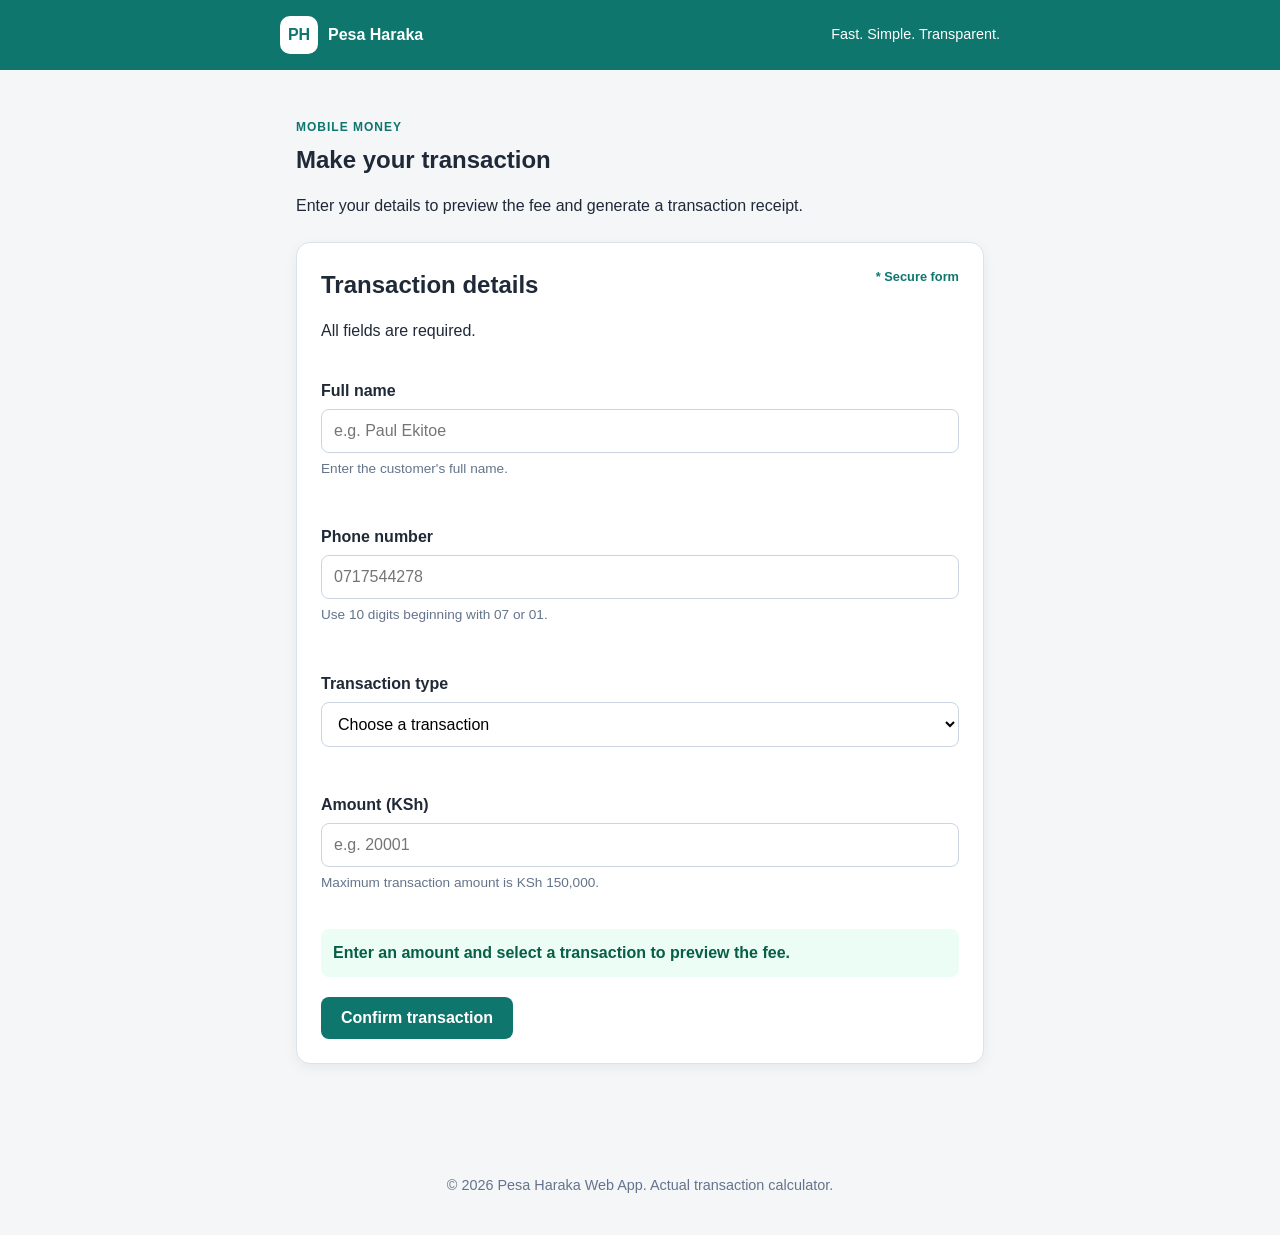
<file: week2-challenge/index.html>
<!doctype html>
<html lang="en">
  <head>
    <meta charset="UTF-8" />
    <meta name="viewport" content="width=device-width, initial-scale=1.0" />
    <meta
      name="description"
      content="Pesa Haraka transaction fee calculator and receipt generator."
    />
    <title>Pesa Haraka Web App</title>
    <link rel="stylesheet" href="css/styles.css" />
    <script src="js/app.js" defer></script>
  </head>

  <body>
    <header class="site-header">
      <div class="header-inner">
        <a class="brand" href="#" aria-label="Pesa Haraka home">
          <span class="brand-mark" aria-hidden="true">PH</span>
          <span>Pesa Haraka</span>
        </a>
        <span class="header-tagline">Fast. Simple. Transparent.</span>
      </div>
    </header>

    <main class="container">
      <section class="intro" aria-labelledby="page-title">
        <p class="eyebrow">MOBILE MONEY</p>
        <h1 id="page-title">Make your transaction</h1>
        <p>
          Enter your details to preview the fee and generate a transaction
          receipt.
        </p>
      </section>

      <section id="form-panel" class="panel" aria-labelledby="form-title">
        <div class="panel-heading">
          <div>
            <h2 id="form-title">Transaction details</h2>
            <p>All fields are required.</p>
          </div>
          <span class="secure-label">
            <span aria-hidden="true">*</span> Secure form
          </span>
        </div>

        <form id="transaction-form" novalidate>
          <div class="field">
            <label>
              Full name
              <input
                id="full-name"
                name="fullName"
                type="text"
                autocomplete="name"
                placeholder="e.g. Paul Ekitoe"
                required
                aria-describedby="name-help name-error"
              />
            </label>

            <small id="name-help" class="field-help">
              Enter the customer's full name.
            </small>
            <p id="name-error" class="error-message" aria-live="polite"></p>
          </div>

          <div class="field">
            <label>
              Phone number
              <input
                id="phone-number"
                name="phoneNumber"
                type="tel"
                inputmode="tel"
                autocomplete="tel"
                placeholder="0717544278"
                required
                aria-describedby="phone-help phone-error"
              />
            </label>

            <small id="phone-help" class="field-help">
              Use 10 digits beginning with 07 or 01.
            </small>
            <p id="phone-error" class="error-message" aria-live="polite"></p>
          </div>

          <div class="field">
            <label>
              Transaction type
              <select
                id="transaction-type"
                name="transactionType"
                required
                aria-describedby="type-error"
              >
                <option value="">Choose a transaction</option>
                <option value="send">Send money</option>
                <option value="withdraw">Withdraw cash</option>
                <option value="business">Pay a business</option>
              </select>
            </label>

            <p id="type-error" class="error-message" aria-live="polite"></p>
          </div>

          <div class="field">
            <label>
              Amount (KSh)
              <input
                id="amount"
                name="amount"
                type="text"
                inputmode="decimal"
                min="0.01"
                max="150000"
                step="0.01"
                placeholder="e.g. 20001"
                required
                aria-describedby="amount-help amount-error"
              />
            </label>

            <small id="amount-help" class="field-help">
              Maximum transaction amount is KSh 150,000.
            </small>
            <p id="amount-error" class="error-message" aria-live="polite"></p>

            <p
              id="fee-preview"
              class="fee-preview"
              role="status"
              aria-live="polite"
            >
              Enter an amount and select a transaction to preview the fee.
            </p>
          </div>

          <button class="button button-primary" type="submit">
            Confirm transaction
          </button>
        </form>
      </section>

      <section
        id="receipt-panel"
        class="panel receipt-panel"
        aria-labelledby="receipt-title"
        hidden
      >
        <div class="receipt-success">
          <span class="success-icon" aria-hidden="true">✓</span>
          <p>Transaction confirmed</p>
        </div>

        <div id="receipt-content" class="receipt-paper">
            <h2 id="receipt-title" tabindex="-1">PESA HARAKA RECEIPT</h2>
          <p class="receipt-subtitle">Transaction confirmation</p>

          <div class="receipt-rule"></div>
          <dl id="receipt-details" class="receipt-details"></dl>
          <div class="receipt-rule"></div>

          <p class="receipt-thank-you">
            Thank you for using Pesa Haraka Web app!
          </p>
        </div>

        <button
          id="new-transaction"
          class="button button-primary"
          type="button"
        >
          New transaction
        </button>
      </section>
    </main>

    <footer class="site-footer">
      <p>© 2026 Pesa Haraka Web App. Actual transaction calculator.</p>
    </footer>
  </body>
</html>
</file>
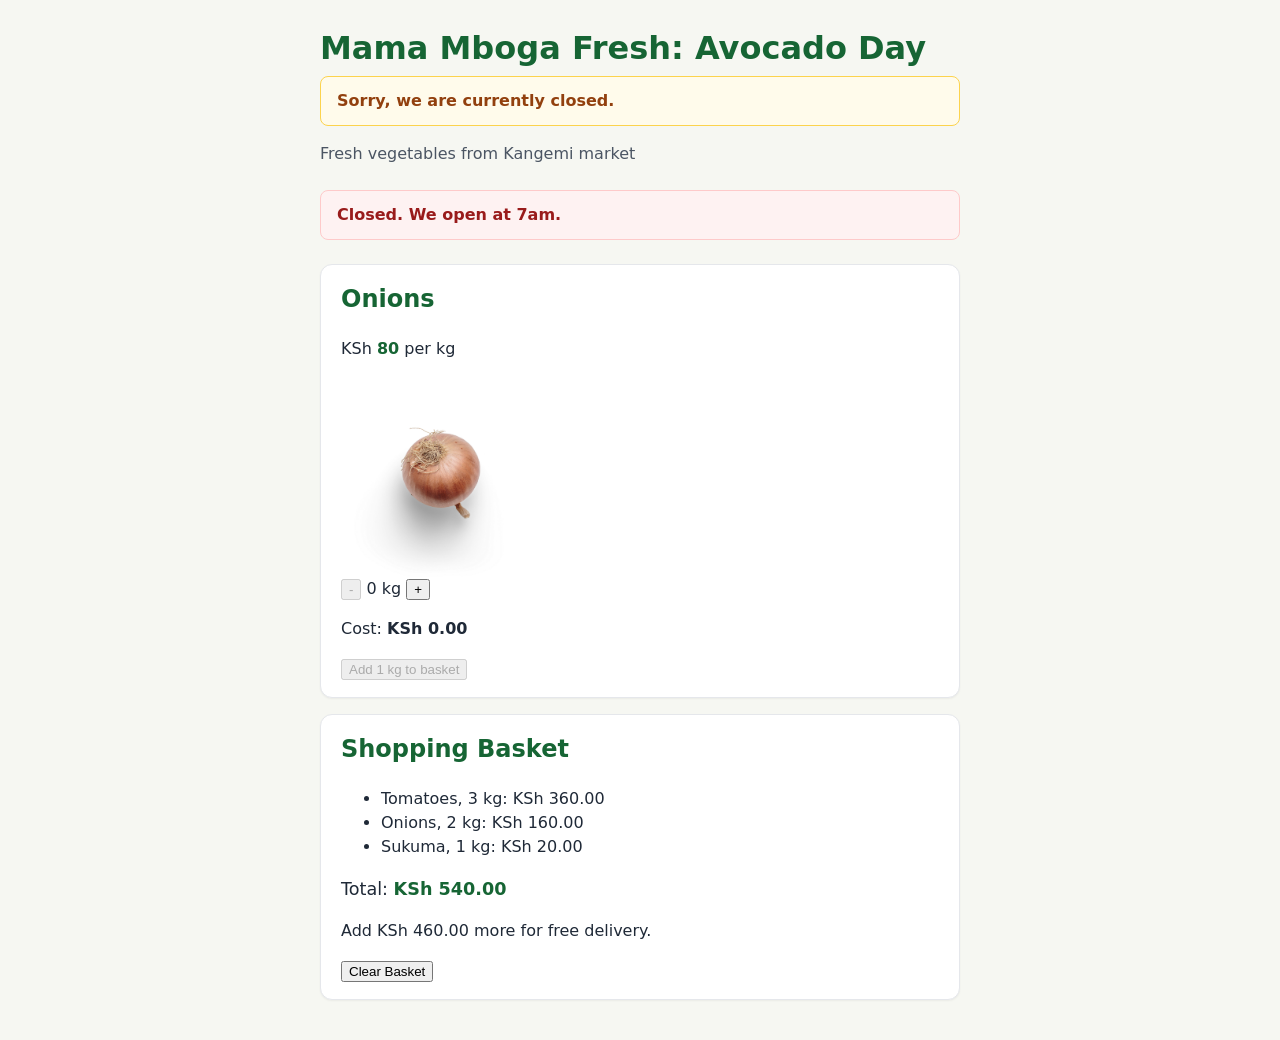
<file: week2-dom/index.html>
<!doctype html>
<html lang="en">
  <head>
    <meta charset="UTF-8" />
    <meta name="viewport" content="width=device-width, initial-scale=1.0" />

    <title>Mama Mboga Fresh: Order</title>

    <link rel="stylesheet" href="css/styles.css" />
  </head>

  <body>
    <main class="container">
      <!-- Shop header -->
      <h1 id="shop-name">Mama Mboga Fresh</h1>

      <p class="tagline">Fresh vegetables from Kangemi market</p>

      <p id="status" class="status">Checking opening hours...</p>

      <!-- Product section -->
      <section class="card" id="product">
        <h2 class="product-name" id="product-name">Tomatoes</h2>

        <p>KSh <span class="price" id="product-price">120</span> per kg</p>

        <img
          src="images/tomato.jpg"
          alt="Ripe red tomatoes"
          id="product-image"
          width="200"
        />

        <!-- Quantity stepper -->
        <div class="stepper">
          <button type="button" id="minus-btn" aria-label="Remove one kilo">
            -
          </button>

          <span id="qty">0</span> kg

          <button type="button" id="plus-btn" aria-label="Add one kilo">
            +
          </button>
        </div>

        <!-- Cost display -->
        <p>Cost: <strong id="cost">KSh 0.00</strong></p>

        <!-- Add to basket -->
        <button type="button" id="add-btn">Add 1 kg to basket</button>
      </section>

      <!-- Shopping basket -->
      <section class="card" id="shopping-basket">
        <h2>Shopping Basket</h2>

        <!-- Basket items -->
        <ul id="basket"></ul>

        <!-- Basket total -->
        <p class="total">Total: <strong id="total">KSh 0.00</strong></p>

        <!-- Free delivery message -->
        <p id="delivery-message" aria-live="polite"></p>

        <!-- Clear basket button -->
        <button type="button" id="clear-btn">Clear Basket</button>
      </section>
    </main>

    <!-- JavaScript -->
    <script src="js/app.js" defer></script>
  </body>
</html>
</file>
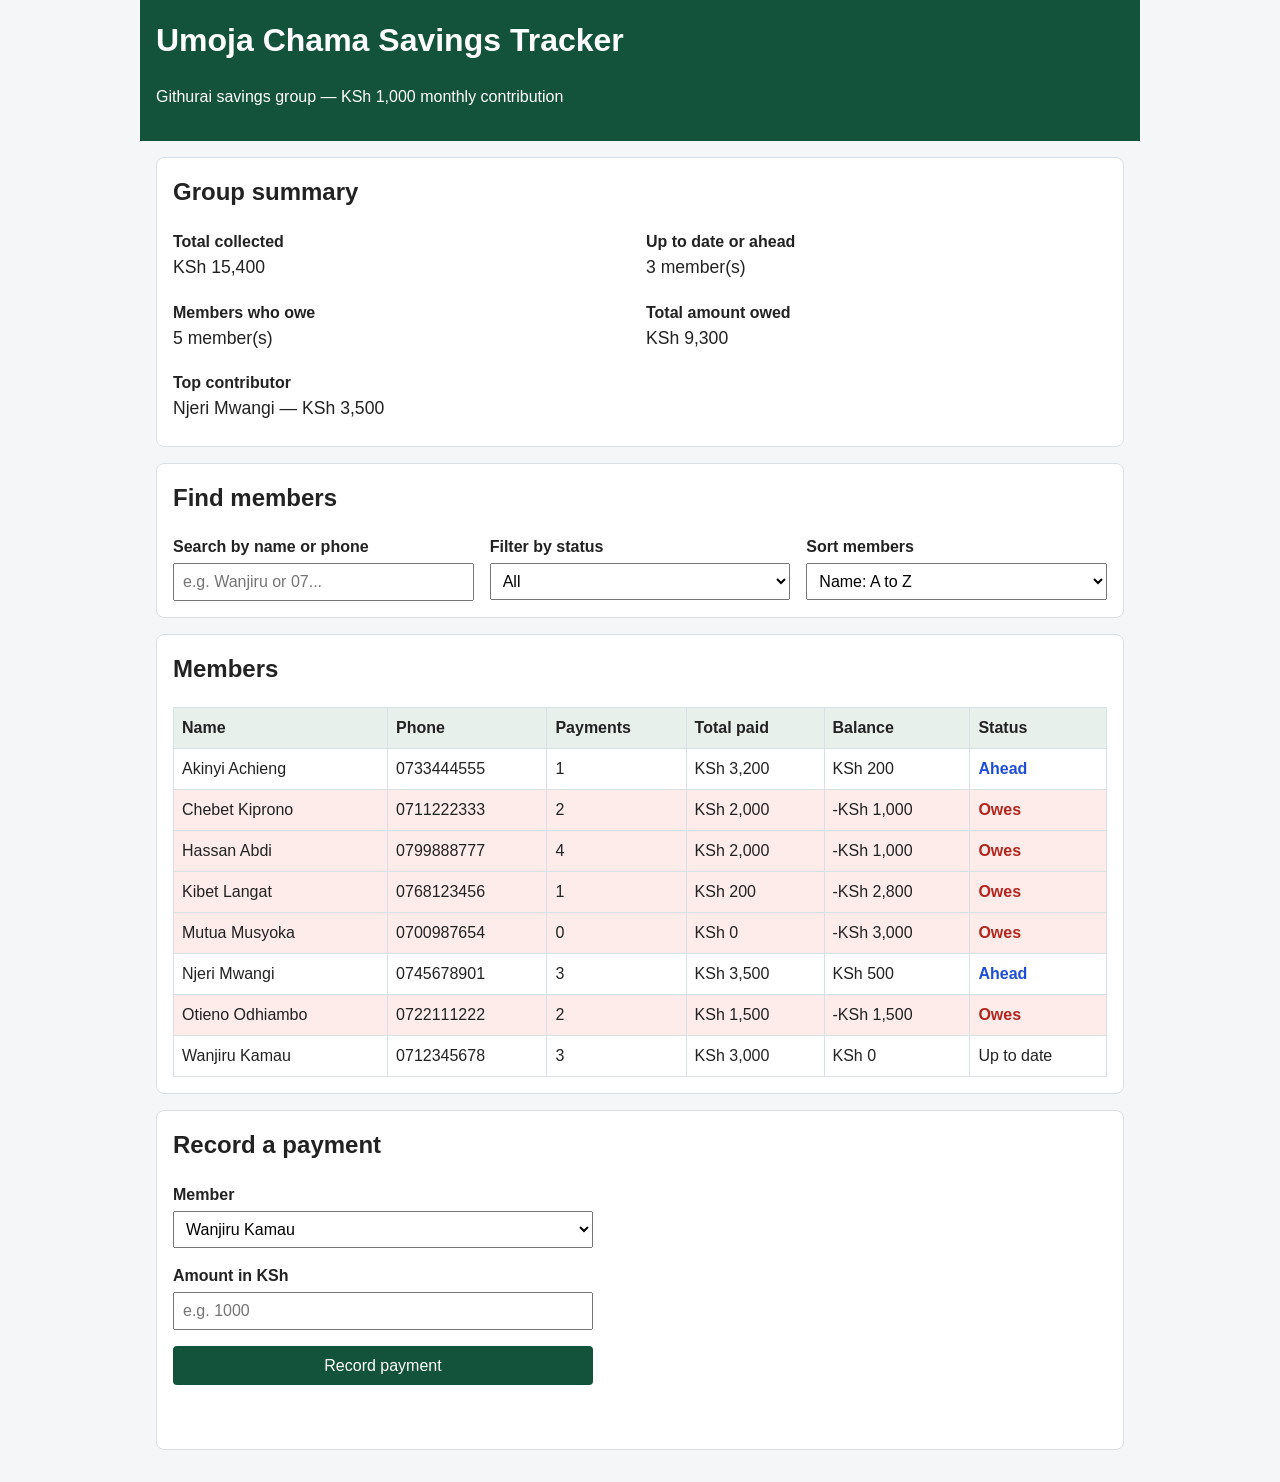
<file: week3-challenge/index.html>
<!doctype html>

<html lang="en">
  <head>
    <meta charset="UTF-8" />
    <meta name="viewport" content="width=device-width, initial-scale=1.0" />

    <title>Umoja Chama Savings Tracker</title>

    <link rel="stylesheet" href="css/styles.css" />
  </head>

  <body>
    <header>
      <h1>Umoja Chama Savings Tracker</h1>

      <p>Githurai savings group — KSh 1,000 monthly contribution</p>
    </header>

    <main>
      <section aria-labelledby="summary-heading" class="summary">
        <h2 id="summary-heading">Group summary</h2>
        <dl>
          <div>
            <dt>Total collected</dt>

            <dd id="total-collected"></dd>
          </div>

          <div>
            <dt>Up to date or ahead</dt>

            <dd id="members-current"></dd>
          </div>

          <div>
            <dt>Members who owe</dt>

            <dd id="members-owing"></dd>
          </div>

          <div>
            <dt>Total amount owed</dt>
            <dd id="total-owed"></dd>
          </div>

          <div>
            <dt>Top contributor</dt>
            <dd id="top-contributor"></dd>
          </div>
        </dl>
      </section>

      <section aria-labelledby="controls-heading">
        <h2 id="controls-heading">Find members</h2>

        <div class="controls">
          <div>
            <label for="search-input">Search by name or phone</label>
            <input
              id="search-input"
              type="search"
              placeholder="e.g. Wanjiru or 07..."
            />
          </div>

          <div>
            <label for="status-filter">Filter by status</label>
            <select id="status-filter">
              <option value="all">All</option>
              <option value="Owes">Owes</option>
              <option value="Up to date">Up to date</option>
              <option value="Ahead">Ahead</option>
            </select>
          </div>

          <div>
            <label for="sort-select">Sort members</label>
            <select id="sort-select">
              <option value="name">Name: A to Z</option>
              <option value="balance">Balance: lowest first</option>
            </select>
          </div>
        </div>
      </section>

      <section aria-labelledby="members-heading">
        <h2 id="members-heading">Members</h2>

        <div class="table-wrapper">
          <table>
            <thead>
              <tr>
                <th scope="col">Name</th>
                <th scope="col">Phone</th>
                <th scope="col">Payments</th>
                <th scope="col">Total paid</th>
                <th scope="col">Balance</th>
                <th scope="col">Status</th>
              </tr>
            </thead>

            <tbody id="members-body"></tbody>
          </table>
        </div>

        <p id="no-members" hidden>No members match</p>
      </section>

      <section aria-labelledby="payment-heading">
        <h2 id="payment-heading">Record a payment</h2>

        <form id="payment-form" novalidate>
          <div>
            <label for="member-select">Member</label>
            <select id="member-select"></select>
          </div>

          <div>
            <label for="amount-input">Amount in KSh</label>
            <input
              id="amount-input"
              type="number"
              min="50"
              max="100000"
              step="1"
              placeholder="e.g. 1000"
            />
          </div>

          <button type="submit">Record payment</button>

          <p id="form-message" role="status"></p>
        </form>
      </section>
    </main>

    <script src="js/app.js"></script>
  </body>
</html>
</file>
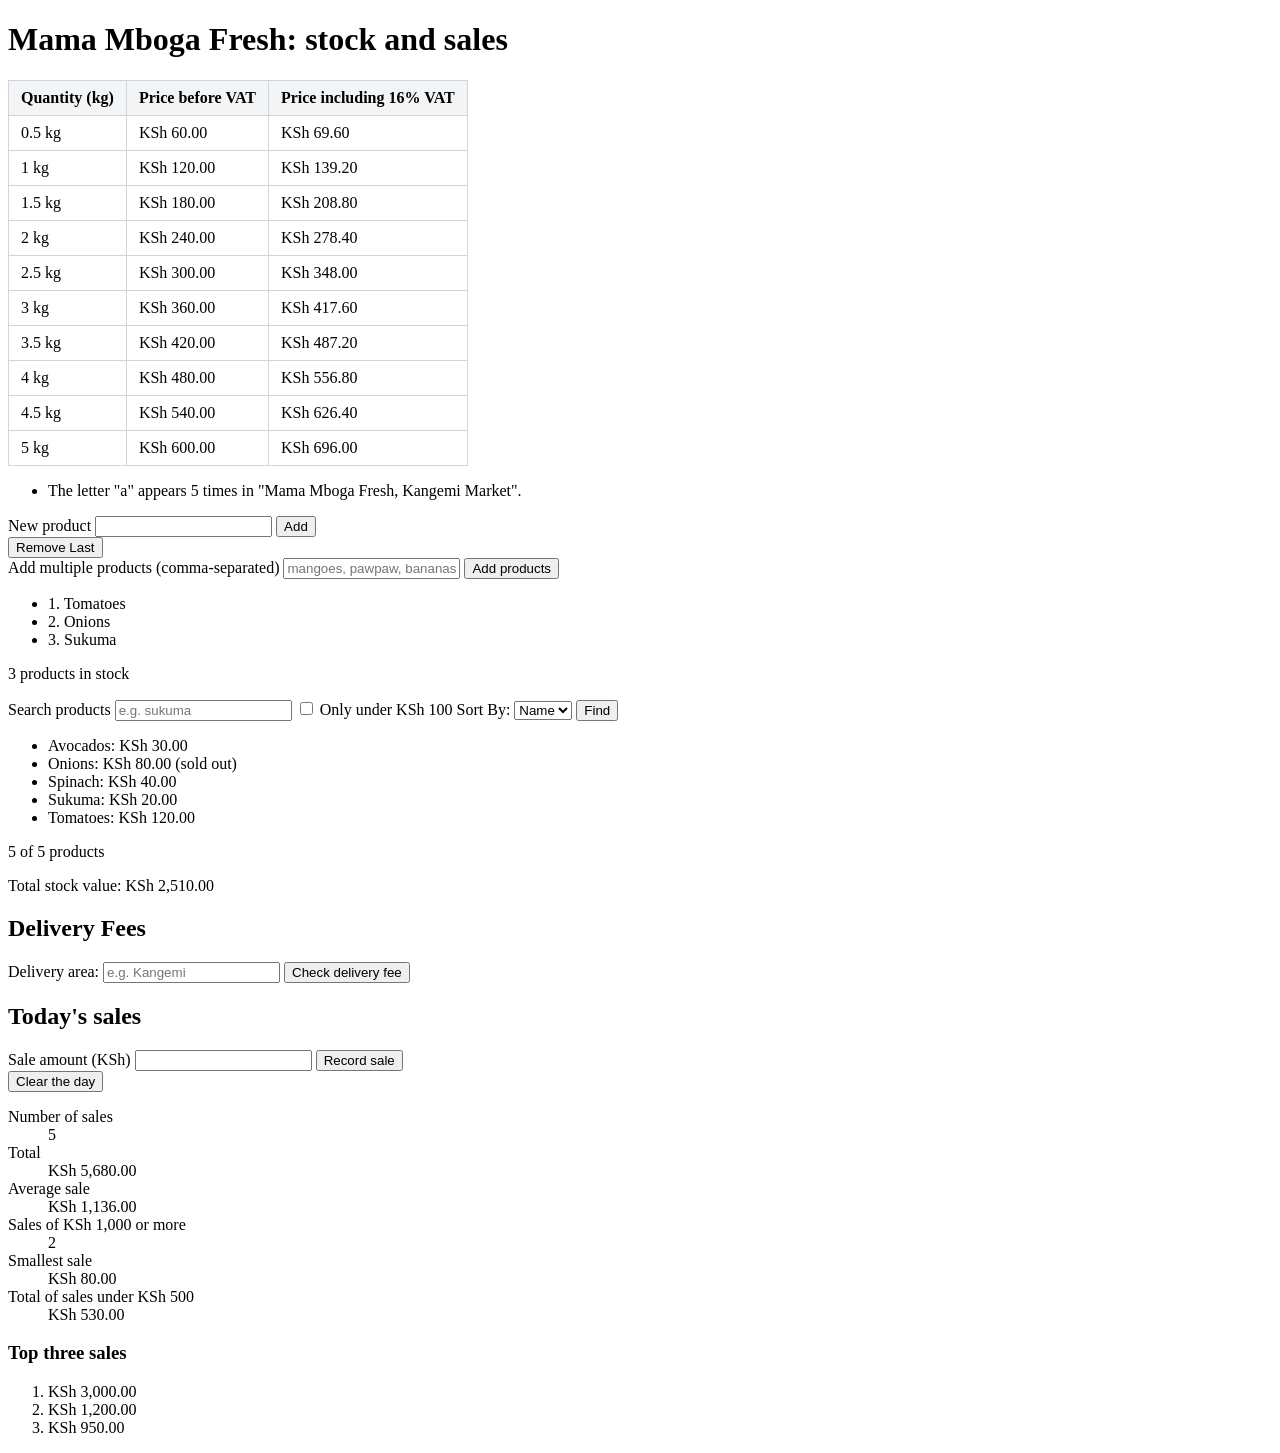
<file: week3-data/index.html>
<!doctype html>
<html lang="en">
  <head>
    <meta charset="UTF-8" />
    <meta name="viewport" content="width=device-width, initial-scale=1.0" />
    <title>Mama Mboga Fresh: stock and sales</title>
    <link rel="stylesheet" href="css/styles.css" />
  </head>

  <body>
    <h1>Mama Mboga Fresh: stock and sales</h1>

    <table id="price-table"></table>

    <ul id="output"></ul>

    <form id="add-form">
      <label for="new-product">New product</label>
      <input type="text" id="new-product" />
      <button type="submit">Add</button>
    </form>

    <button type="button" id="remove-last">Remove Last</button>

    <form id="bulk-add-form">
      <label for="new-products">Add multiple products (comma-separated)</label>
      <input
        type="text"
        id="new-products"
        placeholder="mangoes, pawpaw, bananas"
      />
      <button type="submit">Add products</button>
    </form>

    <ul id="stock-list"></ul>

    <p id="stock-count"></p>

    <search>
      <label for="search">Search products</label>
      <input type="search" id="search" placeholder="e.g. sukuma" />

      <label>
        <input type="checkbox" id="under-100" /> Only under KSh 100
      </label>

      <!-- Sort products -->
      <label for="sort-by">Sort By:</label>

      <select id="sort-by">
        <option value="name">Name</option>
        <option value="price">Price</option>
      </select>

      <button type="button" id="find-button">Find</button>

      <ul id="results"></ul>

      <p id="results-count"></p>

      <p id="stock-value"></p>

      <p id="under-50-message"></p>
    </search>

    <section>
      <h2>Delivery Fees</h2>

      <form id="delivery-form">
        <label for="delivery-area">Delivery area:</label>
        <input
          type="text"
          id="delivery-area"
          placeholder="e.g. Kangemi"
          autocomplete="off"
        />

        <button type="submit">Check delivery fee</button>
      </form>

      <p id="delivery-result"></p>
    </section>

    <section id="report">
      <h2>Today's sales</h2>

      <form id="sale-form">
        <label for="sale-amount">Sale amount (KSh)</label>
        <input type="number" id="sale-amount" min="1" />
        <button type="submit">Record sale</button>
      </form>

      <button type="button" id="clear-sales">Clear the day</button>

      <dl id="summary"></dl>

      <h3>Top three sales</h3>
      <ol id="top-sales"></ol>
    </section>

    <script src="js/app.js"></script>
  </body>
</html>
</file>
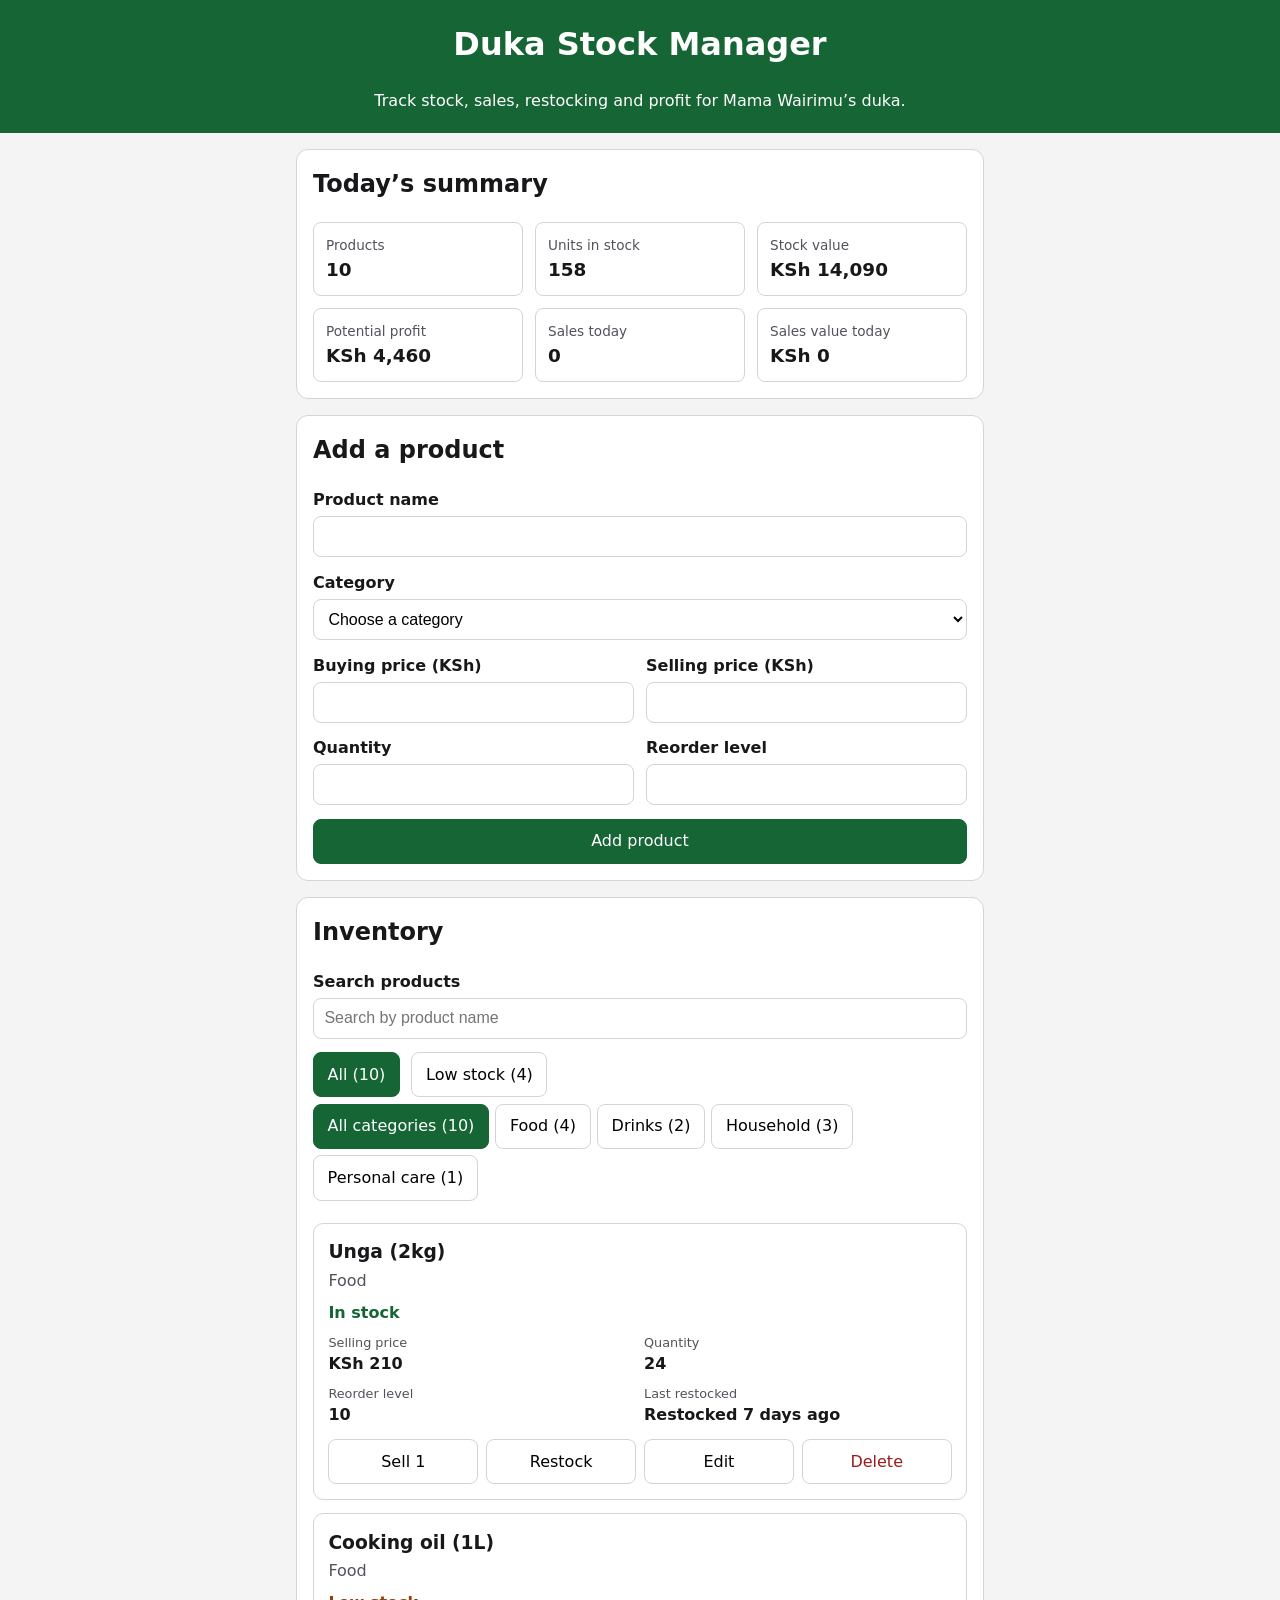
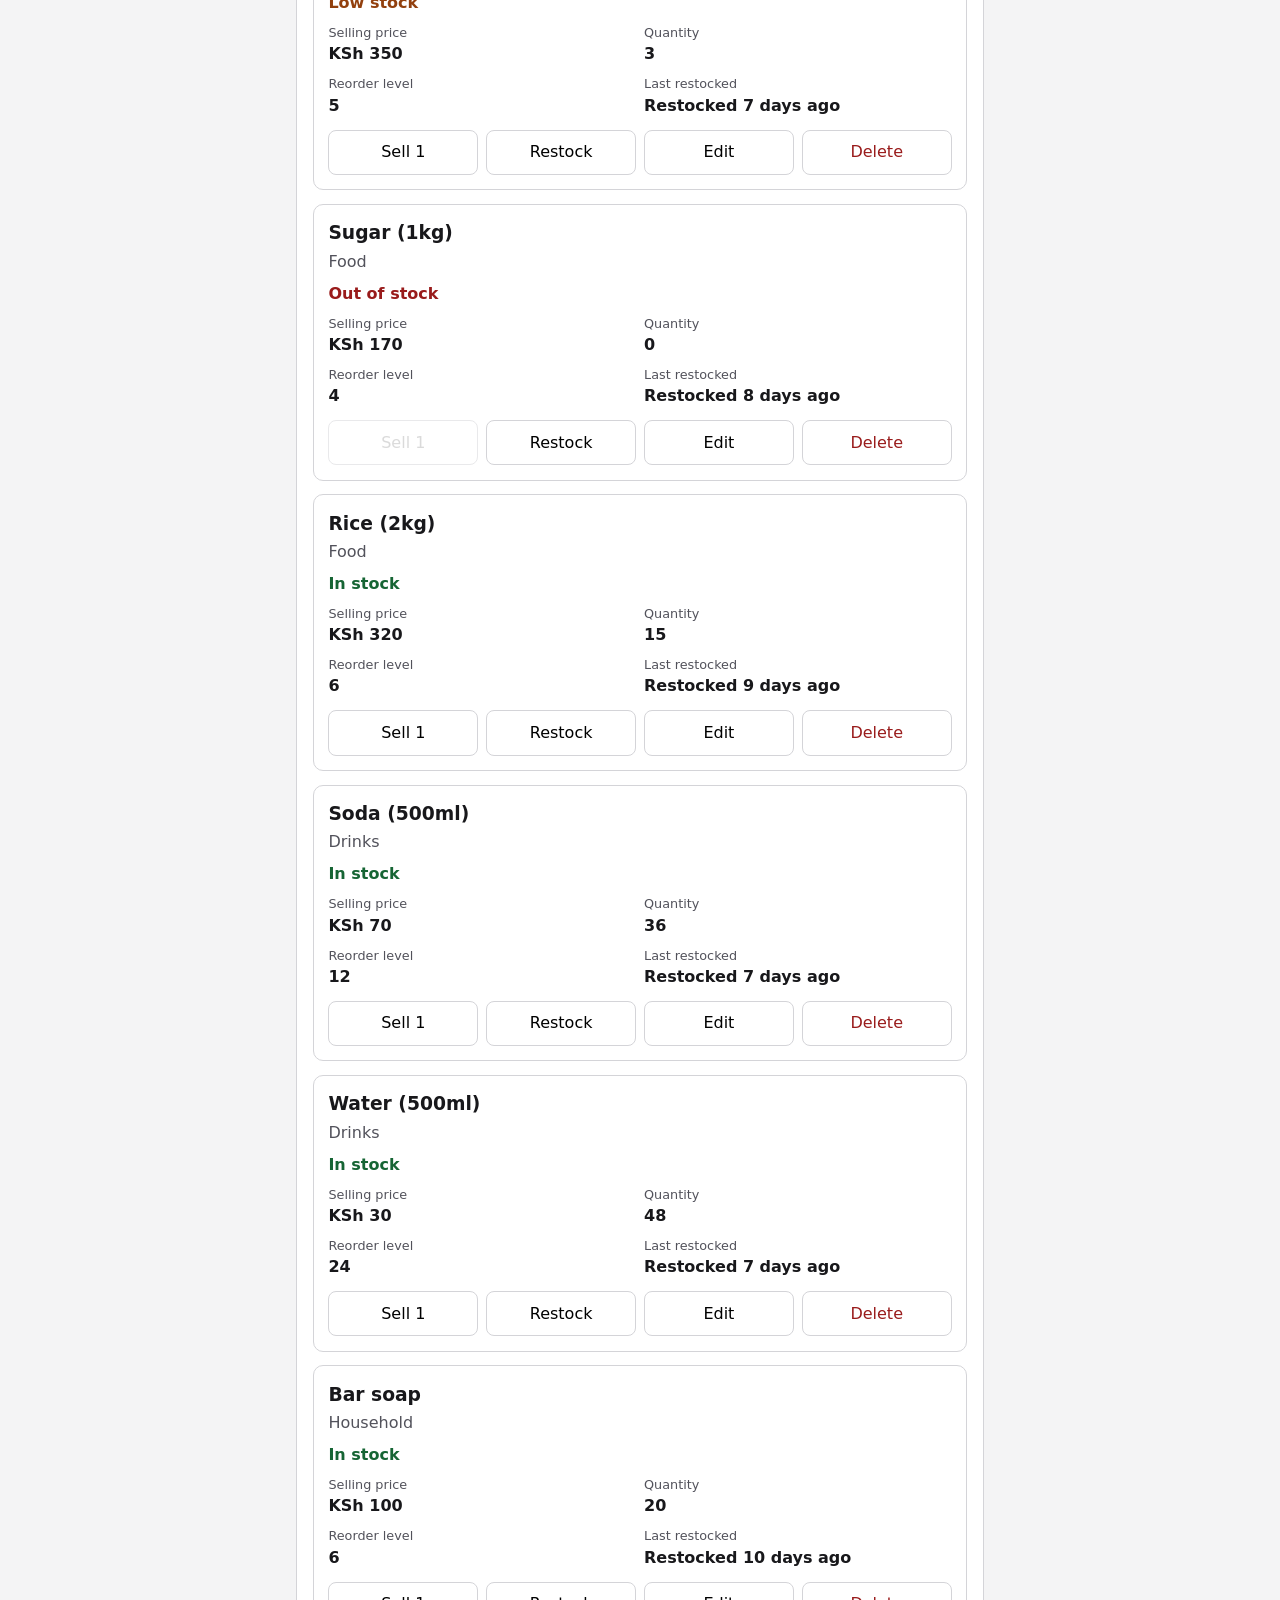
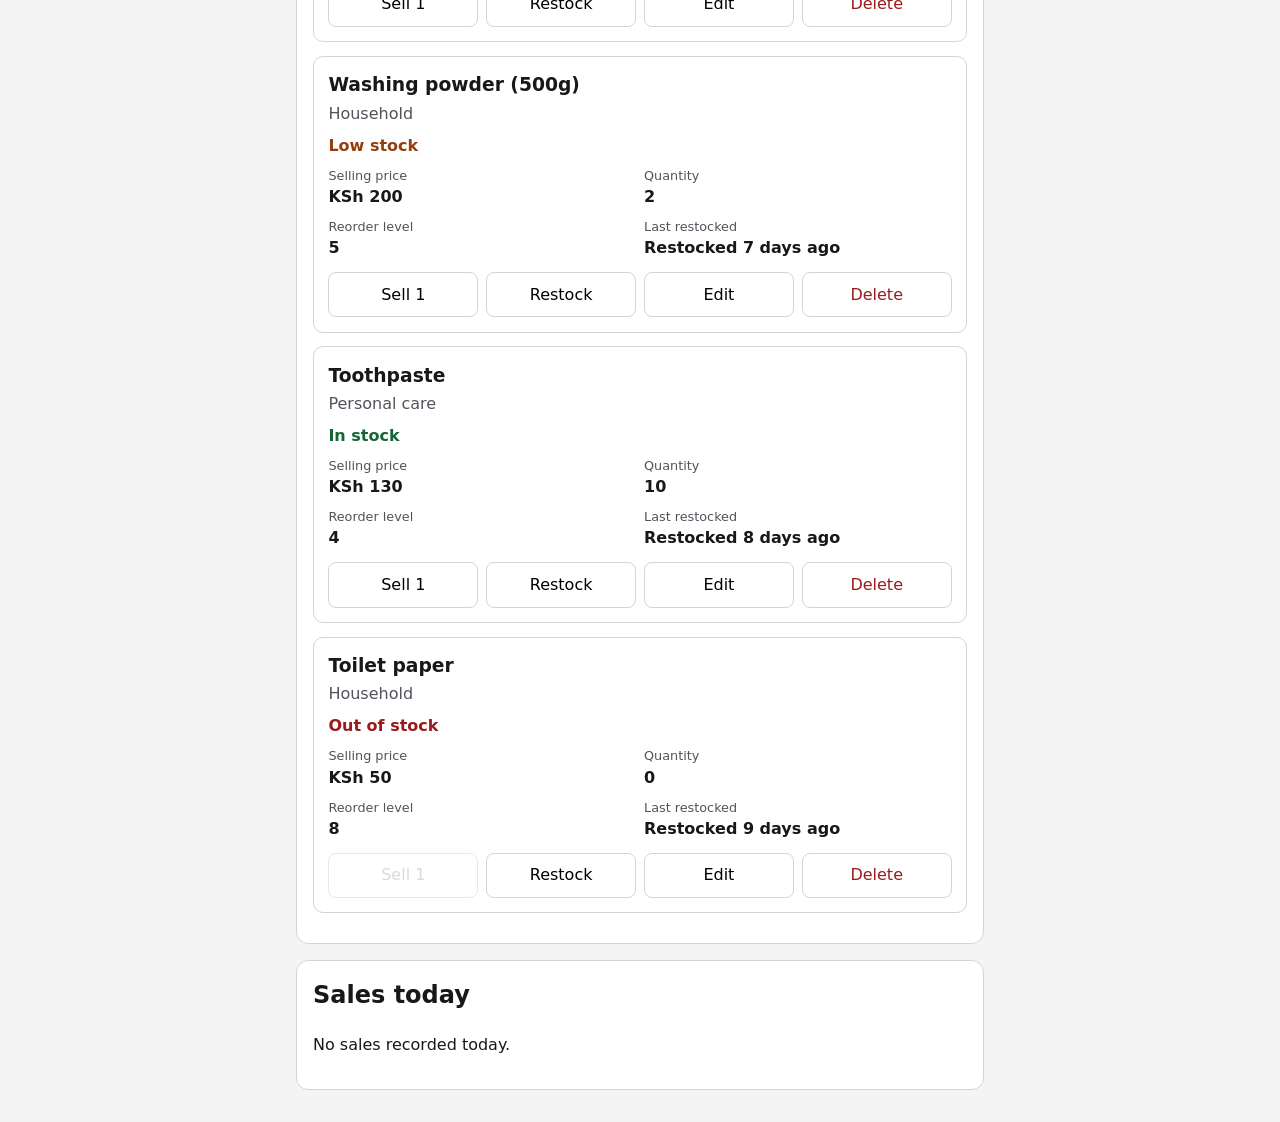
<file: week4-challenge/index.html>
<!doctype html>
<html lang="en">
  <head>
    <!-- Basic page setup and mobile responsiveness -->
    <meta charset="UTF-8" />
    <meta name="viewport" content="width=device-width, initial-scale=1.0" />
    <meta
      name="description"
      content="A simple stock manager for Mama Wairimu's duka."
    />
    <title>Duka Stock Manager</title>
    <link rel="stylesheet" href="css/styles.css" />
  </head>

  <body>
    <!-- App header -->
    <header class="app-header">
      <h1>Duka Stock Manager</h1>
      <p>Track stock, sales, restocking and profit for Mama Wairimu’s duka.</p>
    </header>

    <main class="container">
      <!-- Summary panel -->
      <section class="summary" aria-labelledby="summary-heading">
        <h2 id="summary-heading">Today’s summary</h2>

        <dl class="summary-grid">
          <div>
            <dt>Products</dt>
            <dd id="summary-products">0</dd>
          </div>

          <div>
            <dt>Units in stock</dt>
            <dd id="summary-units">0</dd>
          </div>

          <div>
            <dt>Stock value</dt>
            <dd id="summary-stock-value">KSh 0</dd>
          </div>

          <div>
            <dt>Potential profit</dt>
            <dd id="summary-profit">KSh 0</dd>
          </div>

          <div>
            <dt>Sales today</dt>
            <dd id="summary-sales-count">0</dd>
          </div>

          <div>
            <dt>Sales value today</dt>
            <dd id="summary-sales-value">KSh 0</dd>
          </div>
        </dl>
      </section>

      <!-- Add product form -->
      <section class="panel" aria-labelledby="add-heading">
        <h2 id="add-heading">Add a product</h2>

        <!-- novalidate lets JavaScript show custom accessible error messages -->
        <form id="product-form" novalidate>
          <div class="field">
            <label for="product-name">Product name</label>
            <input
              id="product-name"
              name="name"
              type="text"
              autocomplete="off"
              aria-describedby="name-error"
            />
            <p class="error" id="name-error" hidden></p>
          </div>

          <div class="field">
            <label for="product-category">Category</label>
            <select
              id="product-category"
              name="category"
              aria-describedby="category-error"
            >
              <option value="">Choose a category</option>
              <option value="Food">Food</option>
              <option value="Drinks">Drinks</option>
              <option value="Household">Household</option>
              <option value="Personal care">Personal care</option>
            </select>
            <p class="error" id="category-error" hidden></p>
          </div>

          <div class="field-row">
            <div class="field">
              <label for="buy-price">Buying price (KSh)</label>
              <input
                id="buy-price"
                name="buyPrice"
                type="number"
                min="0"
                step="0.01"
                aria-describedby="buy-price-error"
              />
              <p class="error" id="buy-price-error" hidden></p>
            </div>

            <div class="field">
              <label for="sell-price">Selling price (KSh)</label>
              <input
                id="sell-price"
                name="sellPrice"
                type="number"
                min="0"
                step="0.01"
                aria-describedby="sell-price-error"
              />
              <p class="error" id="sell-price-error" hidden></p>
            </div>
          </div>

          <div class="field-row">
            <div class="field">
              <label for="quantity">Quantity</label>
              <input
                id="quantity"
                name="quantity"
                type="number"
                min="0"
                step="1"
                aria-describedby="quantity-error"
              />
              <p class="error" id="quantity-error" hidden></p>
            </div>

            <div class="field">
              <label for="reorder-level">Reorder level</label>
              <input
                id="reorder-level"
                name="reorderLevel"
                type="number"
                min="0"
                step="1"
                aria-describedby="reorder-level-error"
              />
              <p class="error" id="reorder-level-error" hidden></p>
            </div>
          </div>

          <button type="submit" class="primary-button">Add product</button>
        </form>
      </section>

      <!-- Inventory section -->
      <section class="panel" aria-labelledby="inventory-heading">
        <h2 id="inventory-heading">Inventory</h2>

        <div class="controls">
          <div class="field">
            <label for="search">Search products</label>
            <input
              id="search"
              type="search"
              placeholder="Search by product name"
            />
          </div>

          <!-- Stock filters -->
          <div
            class="filters"
            role="group"
            aria-label="Filter products by stock level"
          >
            <button type="button" class="filter-button" data-filter="all">
              All
            </button>
            <button type="button" class="filter-button" data-filter="low">
              Low stock
            </button>
          </div>

          <!-- Category filters are created by JavaScript -->
          <div
            id="category-filters"
            class="filters"
            aria-label="Filter products by category"
          ></div>
        </div>

        <!-- Empty state message -->
        <p id="empty-message" class="empty-message" hidden></p>

        <!-- Product cards are rendered here -->
        <ul id="product-list" class="product-list"></ul>
      </section>

      <!-- Today's sales -->
      <section class="panel" aria-labelledby="sales-heading">
        <h2 id="sales-heading">Sales today</h2>
        <p id="sales-today-message">No sales recorded today.</p>
        <ul id="sales-list" class="sales-list"></ul>
      </section>
    </main>

    <!-- Edit product dialog -->
    <dialog id="edit-dialog" aria-labelledby="edit-title">
      <form id="edit-form" novalidate>
        <h2 id="edit-title">Edit product</h2>

        <div class="field">
          <label for="edit-name">Product name</label>
          <input
            id="edit-name"
            name="name"
            type="text"
            aria-describedby="name-error"
          />
          <p class="error" id="name-error" hidden></p>
        </div>

        <div class="field-row">
          <div class="field">
            <label for="edit-buy-price">Buying price (KSh)</label>
            <input
              id="edit-buy-price"
              name="buyPrice"
              type="number"
              min="0"
              step="0.01"
              aria-describedby="buy-price-error"
            />
            <p class="error" id="buy-price-error" hidden></p>
          </div>

          <div class="field">
            <label for="edit-sell-price">Selling price (KSh)</label>
            <input
              id="edit-sell-price"
              name="sellPrice"
              type="number"
              min="0"
              step="0.01"
              aria-describedby="sell-price-error"
            />
            <p class="error" id="sell-price-error" hidden></p>
          </div>
        </div>

        <div class="field">
          <label for="edit-reorder-level">Reorder level</label>
          <input
            id="edit-reorder-level"
            name="reorderLevel"
            type="number"
            min="0"
            step="1"
            aria-describedby="reorder-level-error"
          />
          <p class="error" id="reorder-level-error" hidden></p>
        </div>

        <div class="dialog-actions">
          <button type="button" class="secondary-button" id="cancel-edit">
            Cancel
          </button>
          <button type="submit" class="primary-button">Save changes</button>
        </div>
      </form>
    </dialog>

    <!-- Product template: cloned for every product -->
    <template id="product-template">
      <li class="product-card" data-id="">
        <div class="product-main">
          <h3 class="product-name"></h3>
          <p class="product-category"></p>
          <p class="product-status"></p>
        </div>

        <dl class="product-details">
          <div>
            <dt>Selling price</dt>
            <dd class="sell-price"></dd>
          </div>

          <div>
            <dt>Quantity</dt>
            <dd class="quantity"></dd>
          </div>

          <div>
            <dt>Reorder level</dt>
            <dd class="reorder-level"></dd>
          </div>

          <div>
            <dt>Last restocked</dt>
            <dd class="last-restocked"></dd>
          </div>
        </dl>

        <div class="product-actions">
          <button type="button" class="action-button sell-button">
            Sell 1
          </button>
          <button type="button" class="action-button restock-button">
            Restock
          </button>
          <button type="button" class="action-button edit-button">Edit</button>
          <button type="button" class="action-button delete-button">
            Delete
          </button>
        </div>
      </li>
    </template>

    <script src="js/app.js"></script>
  </body>
</html>
</file>
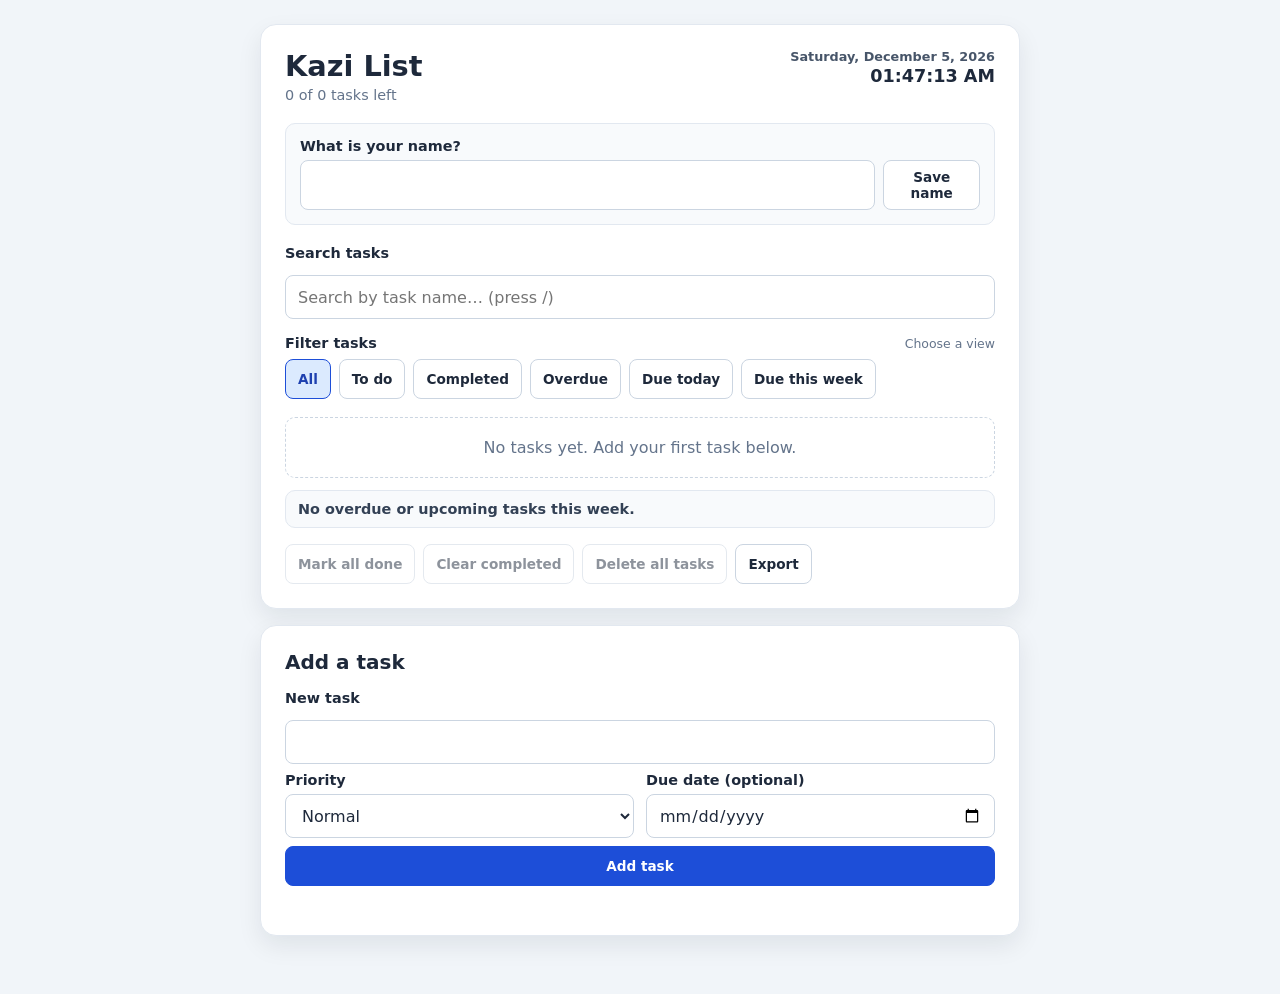
<file: week4-tasks/index.html>
<!doctype html>
<html lang="en">
  <head>
    <meta charset="UTF-8" />
    <meta name="viewport" content="width=device-width, initial-scale=1.0" />
    <meta name="theme-color" content="#f1f5f9" />
    <title>Kazi List</title>
    <link rel="stylesheet" href="css/styles.css" />
    <script src="js/app.js" defer></script>
  </head>

  <body>
    <main class="card">
      <header class="card-header">
        <div class="header-main">
          <h1>Kazi List</h1>
          <p id="greeting" class="greeting" hidden></p>
          <p id="task-count" class="task-count" aria-live="polite"></p>
        </div>

        <div class="clock" aria-label="Current date and time">
          <p id="today-date" class="today-date"></p>
          <p id="live-clock" class="live-clock"></p>
        </div>
      </header>

      <form id="name-form" class="name-form">
        <label for="user-name">What is your name?</label>
        <div class="name-form-controls">
          <input
            type="text"
            id="user-name"
            maxlength="40"
            autocomplete="given-name"
            required
          />
          <button type="submit">Save name</button>
        </div>
      </form>

      <section class="task-tools" aria-label="Find and filter tasks">
        <label for="search-input">Search tasks</label>
        <input
          type="search"
          id="search-input"
          placeholder="Search by task name… (press /)"
          autocomplete="off"
        />

        <div class="filter-heading">
          <span>Filter tasks</span>
          <span class="filter-hint">Choose a view</span>
        </div>
        <div
          id="filter-buttons"
          class="filter-buttons"
          aria-label="Task filters"
        >
          <button
            type="button"
            class="filter-btn"
            data-filter="all"
            aria-pressed="true"
          >
            All
          </button>
          <button
            type="button"
            class="filter-btn"
            data-filter="open"
            aria-pressed="false"
          >
            To do
          </button>
          <button
            type="button"
            class="filter-btn"
            data-filter="done"
            aria-pressed="false"
          >
            Completed
          </button>
          <button
            type="button"
            class="filter-btn"
            data-filter="overdue"
            aria-pressed="false"
          >
            Overdue
          </button>
          <button
            type="button"
            class="filter-btn"
            data-filter="today"
            aria-pressed="false"
          >
            Due today
          </button>
          <button
            type="button"
            class="filter-btn"
            data-filter="week"
            aria-pressed="false"
          >
            Due this week
          </button>
        </div>
      </section>

      <ul id="task-list" class="task-list" aria-label="Your tasks"></ul>

      <p id="task-summary" class="task-summary" aria-live="polite"></p>

      <div class="list-actions">
        <button type="button" id="mark-all-done">Mark all done</button>
        <button type="button" id="clear-done">Clear completed</button>
        <button type="button" id="delete-all" class="danger-button">
          Delete all tasks
        </button>
        <button type="button" id="export-tasks">Export</button>
      </div>

      <pre id="export-output" class="export-output" hidden></pre>
    </main>

    <section class="add-card" aria-labelledby="add-heading">
      <h2 id="add-heading">Add a task</h2>
      <form id="add-form">
        <label for="new-title">New task</label>
        <input
          type="text"
          id="new-title"
          maxlength="80"
          autocomplete="off"
          required
        />

        <div class="form-row">
          <div>
            <label for="new-priority">Priority</label>
            <select id="new-priority">
              <option value="normal">Normal</option>
              <option value="high">High</option>
            </select>
          </div>
          <div>
            <label for="new-due">Due date (optional)</label>
            <input type="date" id="new-due" />
          </div>
        </div>

        <button type="submit" class="primary-button">Add task</button>
        <p id="add-error" class="error" aria-live="polite"></p>
      </form>
    </section>

    <p id="status" class="status-message" role="status" aria-live="polite"></p>

    <template id="task-template">
      <li class="task">
        <label class="task-label">
          <input class="task-check" type="checkbox" />
          <span class="task-title"></span>
        </label>

        <button class="badge" type="button"></button>
        <time class="due"></time>
        <span class="created"></span>

        <div class="task-actions">
          <button class="details-btn" type="button">Details</button>
          <button class="edit-btn" type="button">Edit</button>
          <button class="delete-btn" type="button">Delete</button>
        </div>
      </li>
    </template>
  </body>
</html>
</file>
<file: week2-challenge/css/styles.css>
/* ===== Base ===== */
* {
  box-sizing: border-box;
}

body {
  margin: 0;
  font-family: Arial, Helvetica, sans-serif;
  background: #f4f6f8;
  color: #1f2937;
  line-height: 1.5;
}

.container {
  width: min(100%, 720px);
  margin: 0 auto;
  padding: 24px 16px 48px;
}

/* ===== Header ===== */
.site-header {
  background: #0f766e;
  color: #ffffff;
  padding: 16px;
}

.header-inner {
  width: min(100%, 720px);
  margin: 0 auto;
  display: flex;
  align-items: center;
  justify-content: space-between;
  gap: 16px;
}

.brand {
  display: flex;
  align-items: center;
  gap: 10px;
  color: inherit;
  text-decoration: none;
  font-weight: bold;
}

.brand-mark {
  display: grid;
  place-items: center;
  width: 38px;
  height: 38px;
  border-radius: 10px;
  background: #ffffff;
  color: #0f766e;
  font-weight: bold;
}

.header-tagline {
  font-size: 0.9rem;
}

/* ===== Intro ===== */
.intro {
  margin: 24px 0;
}

.eyebrow {
  margin: 0 0 6px;
  font-size: 0.75rem;
  font-weight: bold;
  letter-spacing: 1px;
  color: #0f766e;
}

h1,
h2 {
  margin: 0 0 8px;
}

/* ===== Panels ===== */
.panel {
  background: #ffffff;
  border: 1px solid #dbe3ea;
  border-radius: 14px;
  padding: 24px;
  margin-bottom: 24px;
  box-shadow: 0 4px 14px rgba(15, 23, 42, 0.06);
}

.panel-heading {
  display: flex;
  justify-content: space-between;
  align-items: flex-start;
  gap: 16px;
  margin-bottom: 20px;
}

.secure-label {
  font-size: 0.8rem;
  font-weight: bold;
  color: #0f766e;
  white-space: nowrap;
}

/* ===== Form fields ===== */
.field {
  margin-bottom: 20px;
}

.field label {
  display: block;
  font-weight: bold;
  margin-bottom: 6px;
}

.field input,
.field select {
  display: block;
  width: 100%;
  padding: 12px;
  margin-top: 6px;
  font-size: 1rem;
  border: 1px solid #cbd5e1;
  border-radius: 8px;
  background: #ffffff;
}

.field input:focus,
.field select:focus {
  outline: 3px solid #99f6e4;
  border-color: #0f766e;
}

.field input[aria-invalid="true"],
.field select[aria-invalid="true"] {
  border-color: #b91c1c;
}

.field-help {
  display: block;
  margin-top: 6px;
  color: #64748b;
  font-size: 0.85rem;
}

.error-message {
  min-height: 20px;
  margin: 6px 0 0;
  color: #b91c1c;
  font-size: 0.9rem;
  font-weight: bold;
}

.fee-preview {
  margin-top: 10px;
  padding: 12px;
  border-radius: 8px;
  background: #ecfdf5;
  color: #065f46;
  font-weight: bold;
}

.fee-preview-error {
  background: #fef2f2;
  color: #b91c1c;
}

/* ===== Buttons ===== */
.button {
  display: inline-block;
  padding: 12px 20px;
  border: none;
  border-radius: 8px;
  font-size: 1rem;
  font-weight: bold;
  cursor: pointer;
}

.button-primary {
  background: #0f766e;
  color: #ffffff;
}

.button-primary:hover,
.button-primary:focus {
  background: #115e59;
}

/* ===== Receipt ===== */
.receipt-panel {
  background: #ffffff;
}

.receipt-success {
  display: flex;
  align-items: center;
  gap: 10px;
  margin-bottom: 16px;
  color: #065f46;
  font-weight: bold;
}

.success-icon {
  display: grid;
  place-items: center;
  width: 28px;
  height: 28px;
  border-radius: 50%;
  background: #10b981;
  color: #ffffff;
}

.receipt-paper {
  padding: 20px;
  border: 1px dashed #94a3b8;
  border-radius: 10px;
  background: #fffdf5;
}

.receipt-subtitle {
  margin-top: 0;
  color: #64748b;
}

.receipt-rule {
  height: 1px;
  margin: 16px 0;
  background: #e2e8f0;
}

.receipt-details {
  margin: 0;
}

.receipt-row {
  display: flex;
  justify-content: space-between;
  gap: 16px;
  padding: 6px 0;
}

.receipt-row dt {
  font-weight: bold;
}

.receipt-row dd {
  margin: 0;
  text-align: right;
}

.receipt-total {
  border-top: 2px solid #0f766e;
  margin-top: 8px;
  padding-top: 10px;
  font-weight: bold;
}

.receipt-thank-you {
  margin-bottom: 0;
  text-align: center;
  color: #475569;
}

/* ===== Footer ===== */
.site-footer {
  padding: 24px 16px;
  text-align: center;
  color: #64748b;
  font-size: 0.9rem;
}

/* ===== Small screens ===== */
@media (max-width: 520px) {
  .header-inner,
  .panel-heading {
    flex-direction: column;
    align-items: flex-start;
  }

  .receipt-row {
    flex-direction: column;
    gap: 2px;
  }

  .receipt-row dd {
    text-align: left;
  }
}
</file>
<file: week2-dom/css/styles.css>
body {
  font-family: system-ui, sans-serif;
  background: #f6f7f2;
  margin: 0;
  color: #1f2937;
  line-height: 1.5;
}

.container {
  max-width: 40rem;
  margin: 0 auto;
  padding: 1.5rem;
}

h1 {
  font-size: 2rem;
  margin: 0 0 0.25rem;
  color: #166534;
}

.tagline {
  margin: 0 0 1.5rem;
  color: #4b5563;
}

.card {
  background: #fff;
  border: 1px solid #e5e7eb;
  border-radius: 0.75rem;
  padding: 1rem 1.25rem;
  margin-bottom: 1rem;
  box-shadow: 0 1px 2px rgba(0, 0, 0, 0.05);
}

.card h2 {
  margin-top: 0;
  color: #166534;
}

.card img {
  display: block;
  max-width: 100%;
  height: auto;
  border-radius: 0.5rem;
  margin-top: 0.75rem;
}

.status {
  font-weight: 600;
  background: #f3f4f6;
  border: 1px solid #d1d5db;
  color: #374151;
  padding: 0.75rem 1rem;
  border-radius: 0.5rem;
  margin-bottom: 1.5rem;
}

.open {
  background: #ecfdf5;
  border-color: #a7f3d0;
  color: #065f46;
}

.closed {
  background: #fef2f2;
  border-color: #fecaca;
  color: #991b1b;
}

.message {
  background: #fffbeb;
  border: 1px solid #fcd34d;
  color: #92400e;
  font-weight: 600;
  padding: 0.75rem 1rem;
  border-radius: 0.5rem;
  margin: 0 0 1rem;
}

.price {
  font-weight: 700;
  color: #166534;
}

.total {
  font-size: 1.1rem;
  margin-bottom: 0;
}

#total {
  color: #166534;
}

.highlight {
  outline: 3px solid #f59e0b;
}

.hidden {
  display: none;
}
</file>
<file: week3-challenge/css/styles.css>
/* Makes padding and borders easier to calculate */
* {
  box-sizing: border-box;
}

/* Basic styles for the whole page */
body {
  margin: 0;
  font-family: Arial, sans-serif;
  background: #f4f6f8;
  color: #222;
  line-height: 1.5;
}

/* Keeps the header and main content centred */
header,
main {
  max-width: 1000px;
  margin: 0 auto;
  padding: 1rem;
}

/* Styles the top green banner */
header {
  background: #14533b;
  color: #fff;
}

/* Removes extra space above headings */
h1,
h2 {
  margin-top: 0;
}

/* Styles each white card on the page */
section {
  background: #fff;
  border: 1px solid #d9e1e7;
  border-radius: 8px;
  padding: 1rem;
  margin-bottom: 1rem;
}

/* Styles the summary numbers */
.summary dl {
  display: grid;
  gap: 0.75rem;
  margin: 0;
}

/* Makes summary labels bold */
.summary dt {
  font-weight: bold;
}

/* Adds spacing below each summary value */
.summary dd {
  margin: 0 0 0.5rem;
  font-size: 1.1rem;
}

/* Arranges the search, filter and sort controls */
.controls {
  display: grid;
  gap: 1rem;
}

/* Makes labels clear and easy to read */
label {
  display: block;
  font-weight: bold;
  margin-bottom: 0.25rem;
}

/* Makes form controls easier to use */
input,
select {
  width: 100%;
  padding: 0.5rem;
  font-size: 1rem;
}

/* Allows the table to scroll on small screens */
.table-wrapper {
  overflow-x: auto;
}

/* Styles the members table */
table {
  width: 100%;
  border-collapse: collapse;
  min-width: 720px;
}

/* Adds borders and spacing to table cells */
th,
td {
  border: 1px solid #d9e1e7;
  padding: 0.5rem;
  text-align: left;
}

/* Gives the table headings a light background */
thead {
  background: #e8f0ec;
}

/* Highlights members who still owe money */
tr.owes {
  background: #fdecea;
}

/* Makes the word “Owes” stand out */
.status-owes {
  font-weight: bold;
  color: #b3261e;
}

/* Styles members who are up to date */
.status-current {
  color: #14532d;
  font-weight: bold;
}

/* Styles members who have paid ahead */
.status-ahead {
  color: #1d4ed8;
  font-weight: bold;
}

/* Styles the payment form */
form {
  display: grid;
  gap: 1rem;
  max-width: 420px;
}

/* Styles the Record payment button */
button {
  padding: 0.65rem;
  font-size: 1rem;
  background: #14533b;
  color: #fff;
  border: none;
  border-radius: 4px;
  cursor: pointer;
}

/* Changes button colour when the mouse is over it */
button:hover {
  background: #0f3d22;
}

/* Makes confirmation and error messages stand out */
#form-message {
  font-weight: bold;
}

/* Changes the layout on larger screens */
@media (min-width: 720px) {
  /* Shows summary items in two columns */
  .summary dl {
    grid-template-columns: repeat(2, 1fr);
  }

  /* Places search, filter and sort side by side */
  .controls {
    grid-template-columns: repeat(3, 1fr);
  }
}
</file>
<file: week3-data/css/styles.css>
.goal {
  font-weight: 700;
  color: #15803d;
}

#price-table {
  border-collapse: collapse;
  margin-top: 1rem;
}

#price-table th,
#price-table td {
  border: 1px solid #d1d5db;
  padding: 0.5rem 0.75rem;
  text-align: left;
}

#price-table th {
  background-color: #f3f4f6;
}
</file>
<file: week4-challenge/css/styles.css>
/* Design colours used across the app */
:root {
  --green: #166534;
  --amber: #92400e;
  --red: #991b1b;
  --blue: #1d4ed8;
  --border: #d4d4d8;
  --background: #f4f4f5;
  --card: #ffffff;
  --text: #18181b;
}

/* Make sizing predictable across browsers */
* {
  box-sizing: border-box;
}

/* Basic page styling */
body {
  margin: 0;
  font-family: system-ui, Arial, sans-serif;
  background: var(--background);
  color: var(--text);
  line-height: 1.5;
}

/* Header */
.app-header {
  background: var(--green);
  color: white;
  padding: 1.25rem;
  text-align: center;
}

.app-header p {
  margin: 0.25rem 0 0;
}

/* Main content container */
.container {
  width: 100%;
  max-width: 720px;
  margin: 0 auto;
  padding: 1rem;
}

/* Cards and panels */
.panel,
.summary {
  background: var(--card);
  border: 1px solid var(--border);
  border-radius: 12px;
  padding: 1rem;
  margin-bottom: 1rem;
}

h1,
h2,
h3,
p {
  margin-top: 0;
}

/* Summary grid */
.summary-grid {
  display: grid;
  grid-template-columns: repeat(2, minmax(0, 1fr));
  gap: 0.75rem;
  margin: 0;
}

.summary-grid div {
  border: 1px solid var(--border);
  border-radius: 8px;
  padding: 0.75rem;
}

.summary-grid dt {
  font-size: 0.85rem;
  color: #52525b;
}

.summary-grid dd {
  margin: 0;
  font-size: 1.15rem;
  font-weight: 700;
}

/* Form fields */
.field {
  margin-bottom: 0.85rem;
}

label {
  display: block;
  font-weight: 600;
  margin-bottom: 0.25rem;
}

input,
select {
  width: 100%;
  padding: 0.65rem;
  border: 1px solid var(--border);
  border-radius: 8px;
  font-size: 1rem;
  background: white;
}

/* Visible focus for keyboard users */
input:focus-visible,
select:focus-visible,
button:focus-visible {
  outline: 3px solid var(--blue);
  outline-offset: 2px;
}

/* Two fields side by side on wider screens */
.field-row {
  display: grid;
  grid-template-columns: repeat(2, minmax(0, 1fr));
  gap: 0.75rem;
}

/* Accessible validation messages */
.error {
  color: var(--red);
  font-size: 0.9rem;
  margin: 0.25rem 0 0;
}

/* Buttons */
.primary-button,
.secondary-button,
.action-button,
.filter-button {
  font: inherit;
  border: 1px solid var(--border);
  border-radius: 8px;
  padding: 0.6rem 0.85rem;
  cursor: pointer;
  background: white;
}

.primary-button {
  background: var(--green);
  border-color: var(--green);
  color: white;
  width: 100%;
}

.secondary-button {
  background: #e4e4e7;
}

.filter-button {
  margin: 0 0.4rem 0.4rem 0;
}

/* Selected filter button */
.filter-button[aria-pressed="true"] {
  background: var(--green);
  border-color: var(--green);
  color: white;
}

/* Search and filter controls */
.controls {
  margin-bottom: 1rem;
}

/* Product list */
.product-list,
.sales-list {
  list-style: none;
  padding: 0;
  margin: 0;
}

/* Individual product card */
.product-card {
  border: 1px solid var(--border);
  border-radius: 10px;
  padding: 0.9rem;
  margin-bottom: 0.85rem;
}

.product-name {
  margin-bottom: 0.15rem;
}

.product-category {
  color: #52525b;
  margin: 0;
}

/* Status is always shown as readable text */
.product-status {
  display: inline-block;
  font-weight: 700;
  margin: 0.5rem 0;
}

.status-in-stock {
  color: var(--green);
}

.status-low-stock {
  color: var(--amber);
}

.status-out-of-stock {
  color: var(--red);
}

/* Product details */
.product-details {
  display: grid;
  grid-template-columns: repeat(2, minmax(0, 1fr));
  gap: 0.5rem;
  margin: 0 0 0.75rem;
}

.product-details dt {
  font-size: 0.8rem;
  color: #52525b;
}

.product-details dd {
  margin: 0;
  font-weight: 600;
}

/* Product action buttons */
.product-actions {
  display: grid;
  grid-template-columns: repeat(2, minmax(0, 1fr));
  gap: 0.5rem;
}

/* Disabled Sell button */
.sell-button:disabled {
  opacity: 0.5;
  cursor: not-allowed;
}

.delete-button {
  color: var(--red);
}

/* Empty state */
.empty-message {
  background: #fef3c7;
  border: 1px solid #fcd34d;
  color: var(--amber);
  padding: 0.75rem;
  border-radius: 8px;
}

/* Sales list */
.sales-list li {
  border-bottom: 1px solid var(--border);
  padding: 0.5rem 0;
}

/* Edit dialog */
dialog {
  border: none;
  border-radius: 12px;
  padding: 1rem;
  width: min(92vw, 420px);
}

dialog::backdrop {
  background: rgba(0, 0, 0, 0.5);
}

.dialog-actions {
  display: flex;
  gap: 0.5rem;
  margin-top: 1rem;
}

/* Improve layout on larger screens */
@media (min-width: 480px) {
  .product-actions {
    grid-template-columns: repeat(4, minmax(0, 1fr));
  }

  .summary-grid {
    grid-template-columns: repeat(3, minmax(0, 1fr));
  }
}
</file>
<file: week4-tasks/css/styles.css>
* {
  box-sizing: border-box;
}

:root {
  color-scheme: light;
  font-family: system-ui, Arial, sans-serif;
  color: #1e293b;
  background: #f1f5f9;
}

body {
  margin: 0;
  min-height: 100vh;
  display: flex;
  flex-direction: column;
  align-items: center;
  gap: 16px;
  padding: 24px 16px;
}

.card,
.add-card {
  width: min(760px, 100%);
  background: #fff;
  border: 1px solid #e2e8f0;
  border-radius: 16px;
  padding: 24px;
  box-shadow: 0 10px 25px rgba(15, 23, 42, 0.08);
}

.card-header {
  display: flex;
  align-items: flex-start;
  justify-content: space-between;
  gap: 16px;
  margin-bottom: 20px;
}

.header-main {
  min-width: 0;
}

h1 {
  margin: 0;
  font-size: 1.8rem;
}

h2 {
  margin: 0 0 16px;
  font-size: 1.25rem;
}

.greeting {
  margin: 4px 0;
  font-weight: 600;
  color: #166534;
}

.task-count {
  margin: 4px 0 0;
  color: #64748b;
  font-size: 0.9rem;
}

.clock {
  flex-shrink: 0;
  text-align: right;
}

.today-date {
  margin: 0;
  color: #475569;
  font-size: 0.8rem;
  font-weight: 600;
}

.live-clock {
  margin: 2px 0 0;
  font-size: 1.1rem;
  font-weight: 700;
  font-variant-numeric: tabular-nums;
}

label,
.filter-heading {
  display: block;
  margin-bottom: 6px;
  font-size: 0.9rem;
  font-weight: 650;
}

input,
select {
  width: 100%;
  min-width: 0;
  min-height: 44px;
  padding: 10px 12px;
  border: 1px solid #cbd5e1;
  border-radius: 8px;
  background: #fff;
  color: #1e293b;
  font: inherit;
}

input:focus-visible,
select:focus-visible,
button:focus-visible {
  outline: 3px solid #2563eb;
  outline-offset: 2px;
}

.name-form {
  margin-bottom: 20px;
  padding: 14px;
  border: 1px solid #e2e8f0;
  border-radius: 10px;
  background: #f8fafc;
}

.name-form-controls {
  display: flex;
  gap: 8px;
}

.task-tools {
  display: grid;
  gap: 8px;
  margin-bottom: 18px;
}

.filter-heading {
  display: flex;
  align-items: baseline;
  justify-content: space-between;
  margin: 8px 0 0;
}

.filter-hint {
  color: #64748b;
  font-size: 0.78rem;
  font-weight: 400;
}

.filter-buttons {
  display: flex;
  flex-wrap: wrap;
  gap: 8px;
}

button {
  min-height: 40px;
  border: 1px solid #cbd5e1;
  border-radius: 8px;
  padding: 8px 12px;
  background: #fff;
  color: #1e293b;
  font: inherit;
  font-size: 0.85rem;
  font-weight: 650;
  cursor: pointer;
}

button:hover:not(:disabled) {
  background: #f1f5f9;
}

button:disabled {
  cursor: not-allowed;
  opacity: 0.5;
}

.filter-btn[aria-pressed="true"] {
  border-color: #1d4ed8;
  background: #dbeafe;
  color: #1e40af;
}

.task-list {
  display: grid;
  gap: 10px;
  margin: 0;
  padding: 0;
  list-style: none;
}

.task {
  display: flex;
  align-items: center;
  flex-wrap: wrap;
  gap: 10px 12px;
  padding: 12px 14px;
  border: 1px solid #e2e8f0;
  border-radius: 10px;
  background: #f8fafc;
}

.task-label {
  display: flex;
  align-items: center;
  gap: 10px;
  flex: 1 1 220px;
  min-width: 0;
  margin: 0;
}

.task-check {
  width: 18px;
  min-height: 18px;
  height: 18px;
  flex: 0 0 18px;
  accent-color: #2563eb;
}

.task-title {
  overflow-wrap: anywhere;
}

.task.done .task-title {
  color: #94a3b8;
  text-decoration: line-through;
}

.badge {
  min-height: 30px;
  flex-shrink: 0;
  padding: 4px 10px;
  border: 0;
  border-radius: 999px;
  background: #e2e8f0;
  color: #334155;
  font-size: 0.75rem;
  text-transform: uppercase;
}

.task[data-priority="high"] .badge {
  background: #fee2e2;
  color: #b91c1c;
}

.due {
  color: #57606a;
  font-size: 0.85rem;
}

.task.overdue {
  border-left: 4px solid #b91c1c;
  background: #fef2f2;
}

.task.overdue .task-title,
.task.overdue .due {
  color: #b91c1c;
  font-weight: 700;
}

.created {
  color: #64748b;
  font-size: 0.75rem;
  white-space: nowrap;
}

.task-actions {
  display: flex;
  flex-wrap: wrap;
  gap: 6px;
  margin-left: auto;
}

.task-actions button {
  min-height: 36px;
  padding: 6px 10px;
}

.delete-btn:hover,
.danger-button:hover:not(:disabled) {
  border-color: #fca5a5;
  background: #fee2e2;
  color: #b91c1c;
}

.empty {
  padding: 20px;
  border: 1px dashed #cbd5e1;
  border-radius: 10px;
  color: #64748b;
  text-align: center;
}

.task-summary {
  margin: 12px 0 0;
  padding: 10px 12px;
  border: 1px solid #e2e8f0;
  border-radius: 10px;
  background: #f8fafc;
  color: #334155;
  font-size: 0.9rem;
  font-weight: 600;
}

.list-actions {
  display: flex;
  flex-wrap: wrap;
  gap: 8px;
  margin-top: 16px;
}

.add-card form {
  display: grid;
  gap: 8px;
}

.form-row {
  display: grid;
  grid-template-columns: 1fr 1fr;
  gap: 12px;
}

.primary-button {
  border-color: #1d4ed8;
  background: #1d4ed8;
  color: #fff;
}

.primary-button:hover:not(:disabled) {
  background: #1e40af;
}

.error {
  min-height: 1.2em;
  margin: 0;
  color: #b91c1c;
  font-size: 0.9rem;
}

.status-message {
  width: min(760px, 100%);
  min-height: 1.2em;
  margin: 0;
  color: #475569;
  font-size: 0.9rem;
}

.export-output {
  max-height: 16rem;
  overflow: auto;
  margin-top: 1rem;
  padding: 0.75rem;
  border: 1px solid #cbd5e1;
  border-radius: 0.5rem;
  background: #f8fafc;
  white-space: pre;
}

@media (max-width: 520px) {
  body {
    align-items: stretch;
    padding: 12px;
  }

  .card,
  .add-card {
    padding: 16px;
    border-radius: 12px;
  }

  .card-header {
    flex-direction: column;
    gap: 8px;
  }

  .clock {
    text-align: left;
  }

  .name-form-controls {
    flex-direction: column;
  }

  .name-form-controls button {
    width: 100%;
  }

  .filter-buttons {
    display: grid;
    grid-template-columns: repeat(2, minmax(0, 1fr));
  }

  .filter-btn {
    min-height: 44px;
  }

  .task {
    align-items: flex-start;
    gap: 8px;
  }

  .task-label {
    flex-basis: 100%;
  }

  .task-actions {
    width: 100%;
    margin-left: 0;
  }

  .task-actions button {
    flex: 1;
  }

  .form-row {
    grid-template-columns: 1fr;
  }

  .list-actions {
    display: grid;
    grid-template-columns: 1fr 1fr;
  }

  .list-actions button {
    min-height: 44px;
  }
}
</file>
